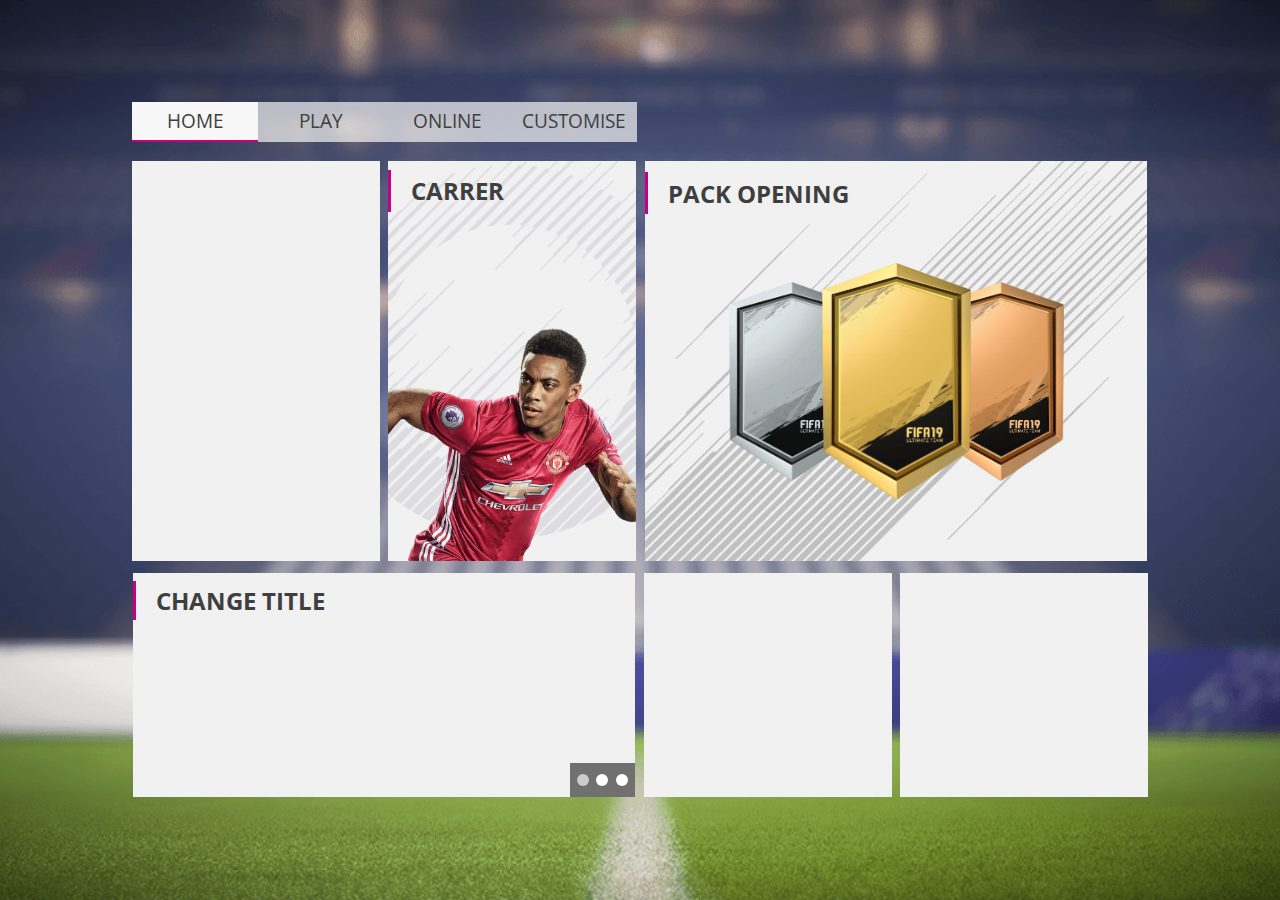
<file: index.html>
<!DOCTYPE html>
<html>

<head>
    <meta charset="utf-8">
    <meta http-equiv="X-UA-Compatible" content="IE=edge">
    <title>FIFA Packs</title>
    <meta name="viewport" content="width=device-width, initial-scale=1">
    <!-- CSS -->
    <link rel="stylesheet" type="text/css" media="screen" href="CSS/Home/Menu/home.css">
    <link rel="stylesheet" type="text/css" media="screen" href="CSS/Home/Menu/cards.css">
    <link rel="stylesheet" type="text/css" media="screen" href="CSS/Home/Nav/nav.css">
    <link rel="stylesheet" type="text/css" media="screen" href="CSS/Home/Open/cardOpen.css">
    <link rel="stylesheet" type="text/css" media="screen" href="CSS/Home/Card03/card03.css">
    <link rel="stylesheet" type="text/css" media="screen" href="CSS/Home/Carrer/cardCarrer.css">
    <!-- JS -->
    <script src="JS/main.js"></script>
    <script src="JS/card3.js"></script>
    <!-- FONTES -->
    <link href="https://fonts.googleapis.com/css?family=Asap" rel="stylesheet">
    <link href="https://fonts.googleapis.com/css?family=Open+Sans+Condensed:300" rel="stylesheet">
    <!-- FAV ICON -->
    <link rel="icon" href="IMG/icon.png" type="image/x-icon" />
</head>

<body>
    <main>
        <!-- MENU -->
        <nav>
            <div class="menu">
                <a id="home" href="">HOME</a>
                <a id="home2" href="">PLAY</a>
                <a id="home3" href="">ONLINE</a>
                <a id="home4" href="">CUSTOMISE</a>
            </div>
        </nav>
        <div class="cards">
            <div class="left">
                <div class="left-top">
                    <!--CARD1-->
                    <div class="card" class="card1"></div>
                    <!--CARD2 - Carrer-->
                    <div class="card" id="card2">
                        <div class="title">
                            <div id="marcador"></div>
                            <p><b>CARRER</b></p>
                        </div>
                        <div class="fotoPlayer">
                            <a href=""><img src="IMG/Cards/CardCarrer/bc.png"></a>
                        </div>
                    </div>
                </div>
                <div class="left-bot">
                    <!--CARD3-->
                    <div class="card" class="card3">
                        <div class="title">
                            <div id="marcador"></div>
                            <p><b>CHANGE TITLE</b></p>
                        </div>
                        <div class="content">
                            <div class="slider">
                                <div class="slider-block">
                                    <div onclick="op1()" class="op" id="op1"></div>
                                    <div onclick="op2()" class="op" id="op2"></div>
                                    <div onclick="op3()" class="op" id="op3"></div>
                                </div>
                            </div>
                        </div>
                    </div>
                </div>
            </div>
            <div class="right">
                <div class="right-top">
                    <!--CARD4 - Open-->
                    <div class="card" id="card4">
                        <div class="title">
                            <div id="marcador"></div>
                            <p><b>PACK OPENING</b></p>
                        </div>
                        <div class="card-img">
                            <a href="PAGES/PRATA/indexPrata.html"><img id="img1" src="IMG/Cards/CardOpen/card1.png"></a>
                            <a href="PAGES/GOLD/indexGold.html"><img id="img2" src="IMG/Cards/CardOpen/card2.png"></a>
                            <a href="PAGES/BRONZE/indexBronze.html"><img id="img3" src=IMG/Cards/CardOpen/card3.png></a>
                        </div>
                    </div>
                </div>
                <div class="right-bot">
                    <!--CARD5-->
                    <div class="card" class="card5"></div>
                    <!--CARD6-->
                    <div class="card" class="card6"></div>
                </div>
            </div>
        </div>
    </main>
</body>

</html>
</file>
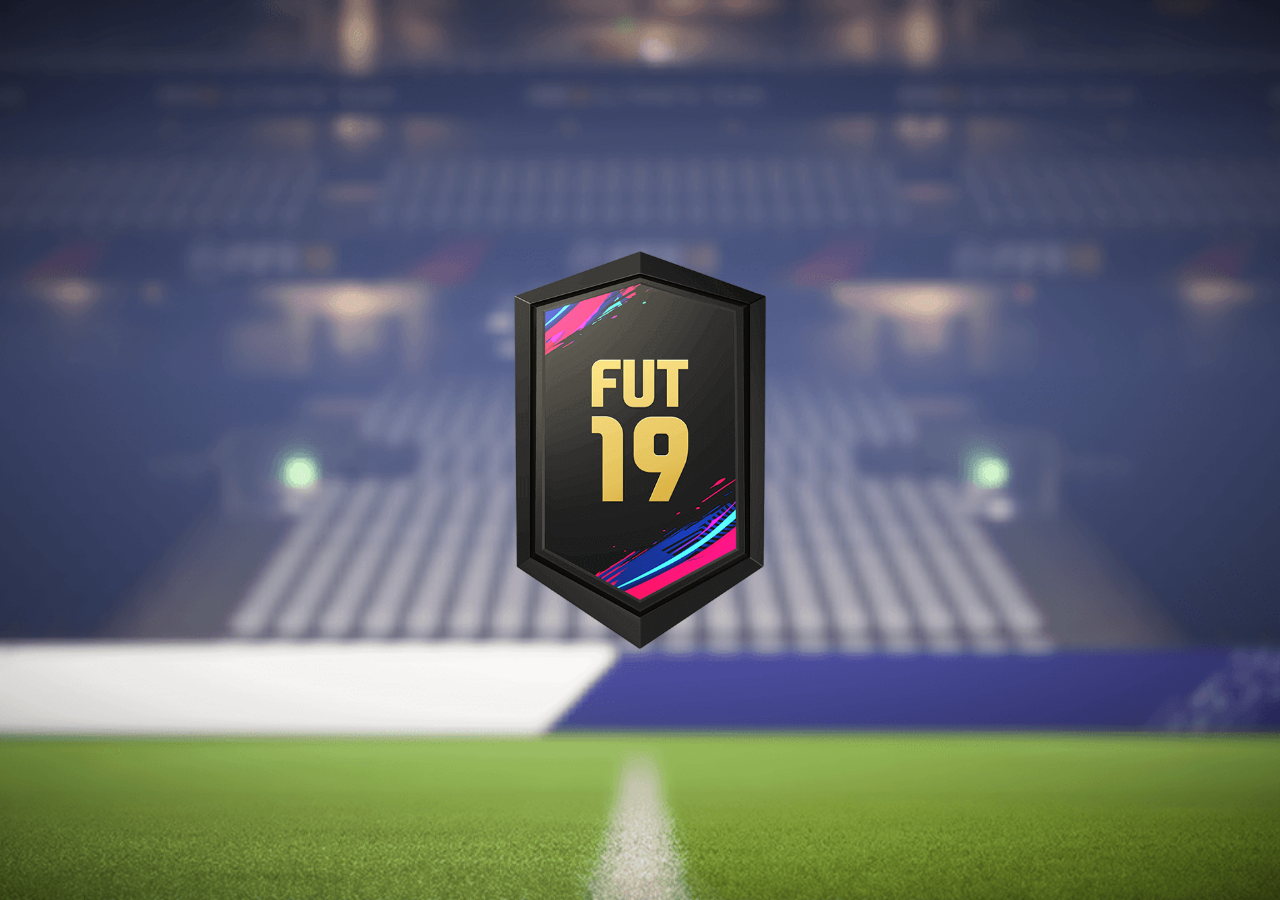
<file: index2.html>
<!DOCTYPE html>
<html>

<head>
    <meta charset="utf-8">
    <meta http-equiv="X-UA-Compatible" content="IE=edge">
    <title>Page Title</title>
    <meta name="viewport" content="width=device-width, initial-scale=1">
    <link rel="stylesheet" type="text/css" media="screen" href="CSS/Cards/cards.css">
    <script src="JS/main.js"></script>
</head>

<body>
    <img id="foto" onclick="foto()" src="Packs/P6.jpg">
</body>

</html>
</file>
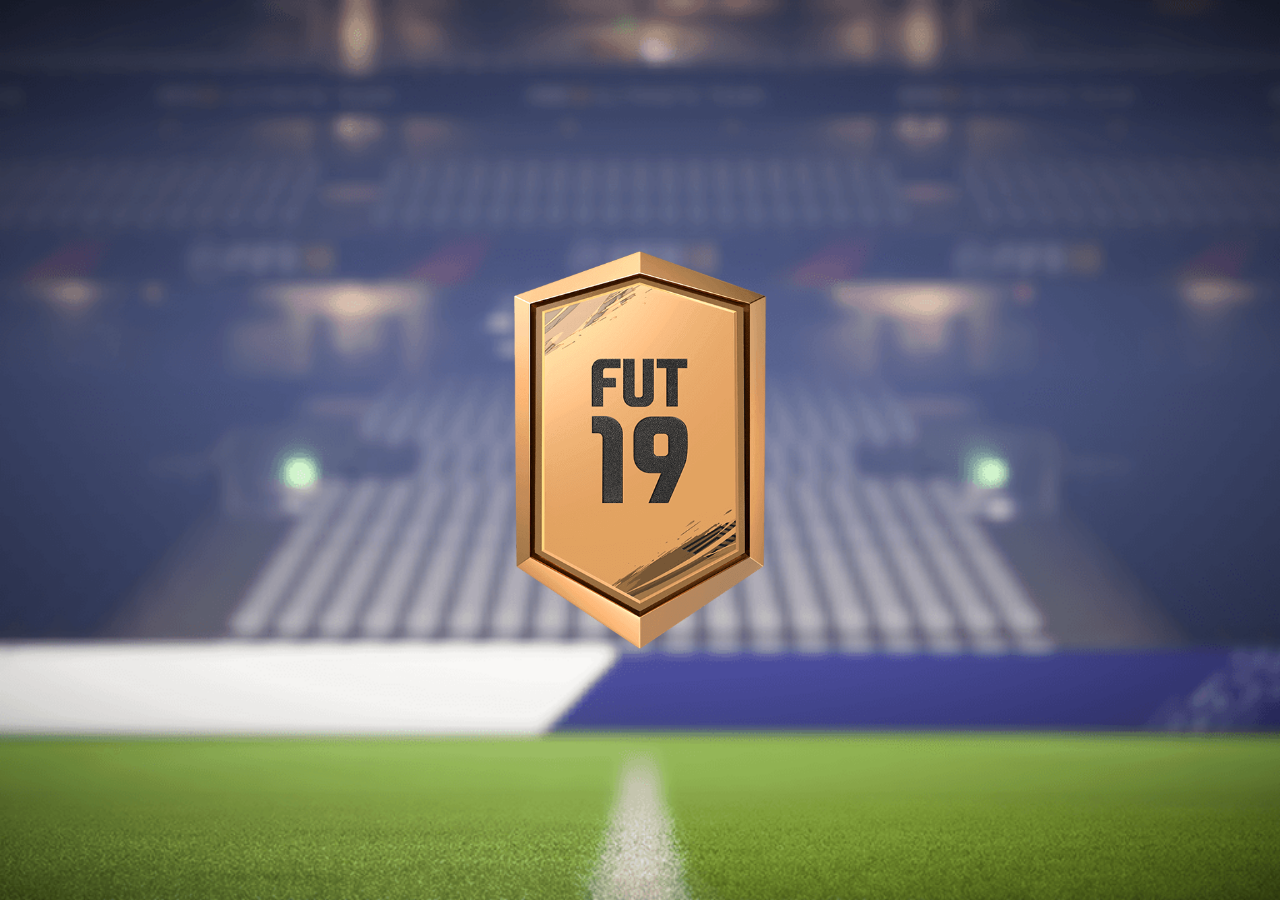
<file: PAGES/BRONZE/indexBronze.html>
<!DOCTYPE html>
<html>

<head>
    <meta charset="utf-8">
    <meta http-equiv="X-UA-Compatible" content="IE=edge">
    <title>Page Title</title>
    <meta name="viewport" content="width=device-width, initial-scale=1">
    <link rel="stylesheet" type="text/css" media="screen" href="../../CSS/Card-Open/card-open.css">
    <script src="../../JS/main.js"></script>
    <!-- FAV ICON -->
    <link rel="icon" href="../../IMG/icon.png" type="image/x-icon" />
</head>

<body>
    <img id="foto" onclick="foto()" src="../../PACKS/P3.jpg">
</body>

</html>
</file>
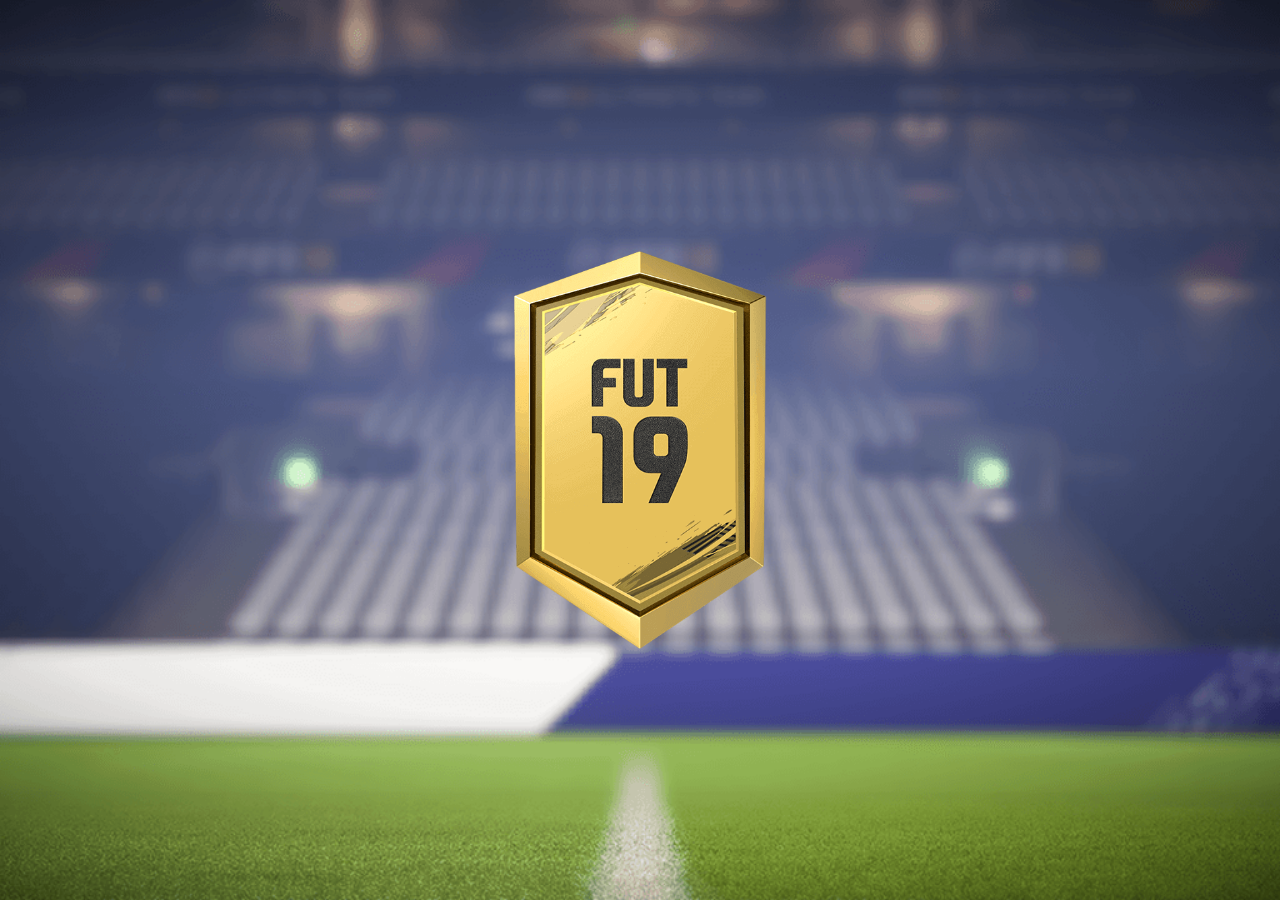
<file: PAGES/GOLD/indexGold.html>
<!DOCTYPE html>
<html>

<head>
    <meta charset="utf-8">
    <meta http-equiv="X-UA-Compatible" content="IE=edge">
    <title>Page Title</title>
    <meta name="viewport" content="width=device-width, initial-scale=1">
    <link rel="stylesheet" type="text/css" media="screen" href="../../CSS/Card-Open/card-open.css">
    <script src="../../JS/main.js"></script>
    <!-- FAV ICON -->
    <link rel="icon" href="../../IMG/icon.png" type="image/x-icon" />
</head>

<body>
    <img id="foto" onclick="foto()" src="../../PACKS/P4.jpg">
</body>

</html>
</file>
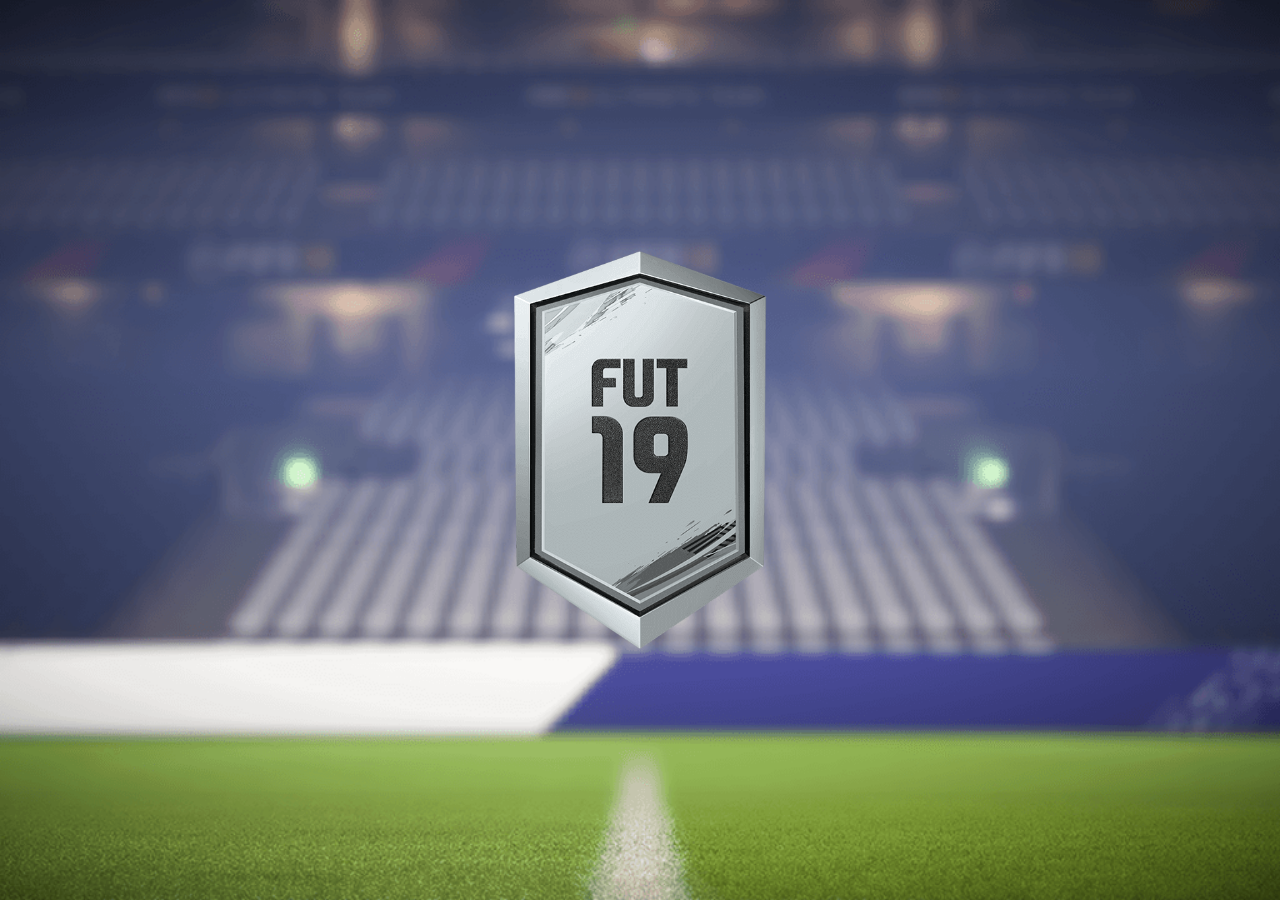
<file: PAGES/PRATA/indexPrata.html>
<!DOCTYPE html>
<html>

<head>
    <meta charset="utf-8">
    <meta http-equiv="X-UA-Compatible" content="IE=edge">
    <title>Page Title</title>
    <meta name="viewport" content="width=device-width, initial-scale=1">
    <link rel="stylesheet" type="text/css" media="screen" href="../../CSS/Card-Open/card-open.css">
    <script src="../../JS/main.js"></script>
    <!-- FAV ICON -->
    <link rel="icon" href="../../IMG/icon.png" type="image/x-icon" />
</head>

<body>
    <img id="foto" onclick="foto()" src="../../PACKS/P9.jpg">
</body>

</html>
</file>
<file: CSS/Home/Menu/home.css>
body {
    margin: 0;
    height: 100vh;
    width: 100%;
    align-items: center;
    background-image: url("../../../IMG/bc.jpg");
    background-position: center;
    background-size: cover;
    display: flex;
    justify-content: center;
    align-items: center
}

main {
    width: 80%;
    height: 80%;
    display: flex;
    justify-content: center;
    align-items: center;
    flex-wrap: wrap;
}

@media only screen and (max-width: 600px) {}
</file>
<file: CSS/Home/Menu/cards.css>
.cards {
        width: 100%;
        height: 90%;
        display: flex;
        flex-wrap: nowrap;
        justify-content: space-around;
        align-items: center;
        margin-top: -15px;
    }
    /* LEFT */
    
    .cards .left {
        width: 50%;
        height: 100%;
    }
    
    .cards .left .left-top {
        width: 100%;
        height: 65%;
        display: flex;
        justify-content: space-around;
        align-items: center;
    }
    
    .cards .left .left-top .card {
        width: 48.5%;
        height: 95%;
        background-color: rgb(241, 241, 241);
    }
    
    .cards .left .left-bot {
        width: 100%;
        height: 35%;
        display: flex;
        justify-content: center;
        align-items: center;
    }
    
    .cards .left .left-bot .card {
        width: 98%;
        height: 99%;
        background-color: rgb(241, 241, 241);
    }
    /* RIGHT */
    
    .cards .right {
        width: 50%;
        height: 100%;
        display: flex;
        flex-wrap: wrap;
    }
    
    .cards .right .right-top {
        width: 100%;
        height: 65%;
        display: flex;
        justify-content: center;
        align-items: center;
    }
    
    .cards .right .right-top .card {
        width: 98%;
        height: 95%;
        background-color: rgb(241, 241, 241);
    }
    
    .cards .right .right-bot {
        width: 100%;
        height: 35%;
        display: flex;
        justify-content: space-around;
        align-items: center;
    }
    
    .cards .right .right-bot .card {
        width: 48.5%;
        height: 99%;
        background-color: rgb(241, 241, 241);
    }
    /* OTHER */
    
    .cards .right .right-top .card a {
        width: 100%;
        height: 100%;
        display: flex;
        justify-content: center;
        align-items: center;
        flex-wrap: nowrap;
    }
    
    .cards .right .right-top .card IMG {
        width: 75%;
        transition: .5s;
    }
    
    .card .title #marcador {
        width: 3px;
        height: 70%;
        background-color: rgb(196, 1, 131);
    }
</file>
<file: CSS/Home/Nav/nav.css>
nav {
    width: 100%;
    height: 40px;
}

nav .menu {
    margin-left: 4px;
    width: 49.3%;
    height: 100%;
    display: flex;
    justify-content: space-around;
    align-content: center;
}

nav .menu a {
    width: 25%;
    height: 95%;
    background-color: rgba(241, 241, 241, 0.712);
    text-align: center;
    display: flex;
    justify-content: center;
    align-items: center;
    text-decoration: none;
    color: #3f3f3f;
    font-family: 'Open Sans Condensed', sans-serif;
    font-size: 14pt;
    transition: .8s;
    border-bottom: solid 2px transparent;
}

nav .menu a:hover {
    border-bottom: solid 2px rgb(196, 1, 131);
    transition: .8s;
}

#home {
    background-color: rgb(247, 247, 247);
    border-bottom: solid 2px rgb(196, 1, 131);
}

@media only screen and (max-width: 600px) {}
</file>
<file: CSS/Home/Open/cardOpen.css>
.cards .right .right-top #card4 .title {
    margin-top: -5.4%;
    width: 100%;
    height: 15%;
    display: flex;
    justify-content: flex-start;
    align-items: center;
}

.cards .right .right-top #card4 .title p {
    margin-left: 20px;
    color: #3f3f3f;
    font-family: 'Open Sans Condensed', sans-serif;
    font-size: 18pt;
}

.cards .right .right-top #card4 .card-img {
    display: flex;
    justify-content: center;
    align-items: center;
    width: 100%;
    height: 75%;
    margin-top: -10%;
}

.cards .right .right-top .card #img1 {
    width: 76%;
    margin-right: -75%;
    z-index: 1;
    transition: .5s;
}

.cards .right .right-top .card #img1:hover {
    width: 81%;
    transition: .5s;
}

.cards .right .right-top .card #img2 {
    width: 90%;
    z-index: 2;
    transition: .5s;
}

.cards .right .right-top .card #img2:hover {
    width: 95%;
    transition: .5s;
}

.cards .right .right-top .card #img3 {
    width: 76%;
    margin-left: -75%;
    z-index: 1;
    transition: .5s;
}

.cards .right .right-top .card #img3:hover {
    width: 81%;
    transition: .5s;
}

.cards .right .right-top #card4 {
    display: flex;
    justify-content: center;
    align-items: center;
    flex-wrap: wrap;
}

.cards .right .right-top .card {
    background-image: url("../../../IMG/Cards/CardOpen/lines.png");
    background-position: center;
    background-size: 170%;
    display: flex;
    justify-content: center;
    align-items: center;
    flex-wrap: nowrap;
}
</file>
<file: CSS/Home/Card03/card03.css>
.cards .left .left-bot .card .title {
    width: 100%;
    height: 25%;
    display: flex;
    justify-content: flex-start;
    align-items: center;
}

.cards .left .left-bot .card .title p {
    margin-left: 20px;
    color: #3f3f3f;
    font-family: 'Open Sans Condensed', sans-serif;
    font-size: 18pt;
}

.cards .left .left-bot .card .content {
    width: 100%;
    height: 75%;
    display: flex;
    justify-content: center;
    align-items: flex-end;
}

.cards .left .left-bot .card .content .slider {
    width: 100%;
    height: 20%;
    display: flex;
    justify-content: flex-end;
}

.cards .left .left-bot .card .content .slider .slider-block {
    width: 65px;
    height: 100%;
    display: flex;
    justify-content: space-evenly;
    align-items: center;
    background-color: #3f3f3fb9;
}

.cards .left .left-bot .card .content .slider .slider-block .op {
    width: 12px;
    height: 12px;
    border-radius: 100%;
    background-color: #fff;
    cursor: pointer;
}

#op1 {
    background-color: rgba(241, 241, 241, 0.712);
}
</file>
<file: CSS/Home/Carrer/cardCarrer.css>
.cards .left .left-top #card2 {
    background-image: url("../../../IMG/Cards/CardCarrer/efect.png");
    background-position: center;
    background-size: cover;
}

.cards .left .left-top #card2 .title {
    width: 100%;
    height: 15%;
    display: flex;
    justify-content: flex-start;
    align-items: center;
}

.cards .left .left-top #card2 .title p {
    margin-left: 20px;
    color: #3f3f3f;
    font-family: 'Open Sans Condensed', sans-serif;
    font-size: 18pt;
}

.cards .left .left-top #card2 .fotoPlayer {
    width: 100%;
    height: 85%;
    display: flex;
    justify-content: center;
    align-items: flex-end;
}

.cards .left .left-top #card2 .fotoPlayer a {
    display: flex;
    align-items: flex-end;
}

.cards .left .left-top #card2 .fotoPlayer IMG {
    min-width: 100%;
    width: 100%;
}
</file>
<file: CSS/Cards/cards.css>
body {
    margin: 0;
    height: 100vh;
    width: 100%;
    display: flex;
    justify-content: center;
    align-items: center;
    background-image: url("../../IMG/bc.jpg");
    background-position: center;
    background-size: cover;
}

IMG {
    width: 20%;
    transition: all 2s;
    transition-property: all;
    cursor: pointer;
    transition-timing-function: linear;
}

@media only screen and (max-width: 600px) {
    body {
        height: 100vh;
        width: 100%;
        display: flex;
        justify-content: center;
        align-items: center;
    }
    IMG {
        width: 70%;
    }
}
</file>
<file: CSS/Card-Open/card-open.css>
body {
    margin: 0;
    height: 100vh;
    width: 100%;
    display: flex;
    justify-content: center;
    align-items: center;
    background-image: url("../../IMG/bc.jpg");
    background-position: center;
    background-size: cover;
}

IMG {
    width: 20%;
    transition: all 2s;
    transition-property: all;
    cursor: pointer;
    transition-timing-function: linear;
}

@media only screen and (max-width: 600px) {
    body {
        height: 100vh;
        width: 100%;
        display: flex;
        justify-content: center;
        align-items: center;
    }
    IMG {
        width: 70%;
    }
}
</file>
